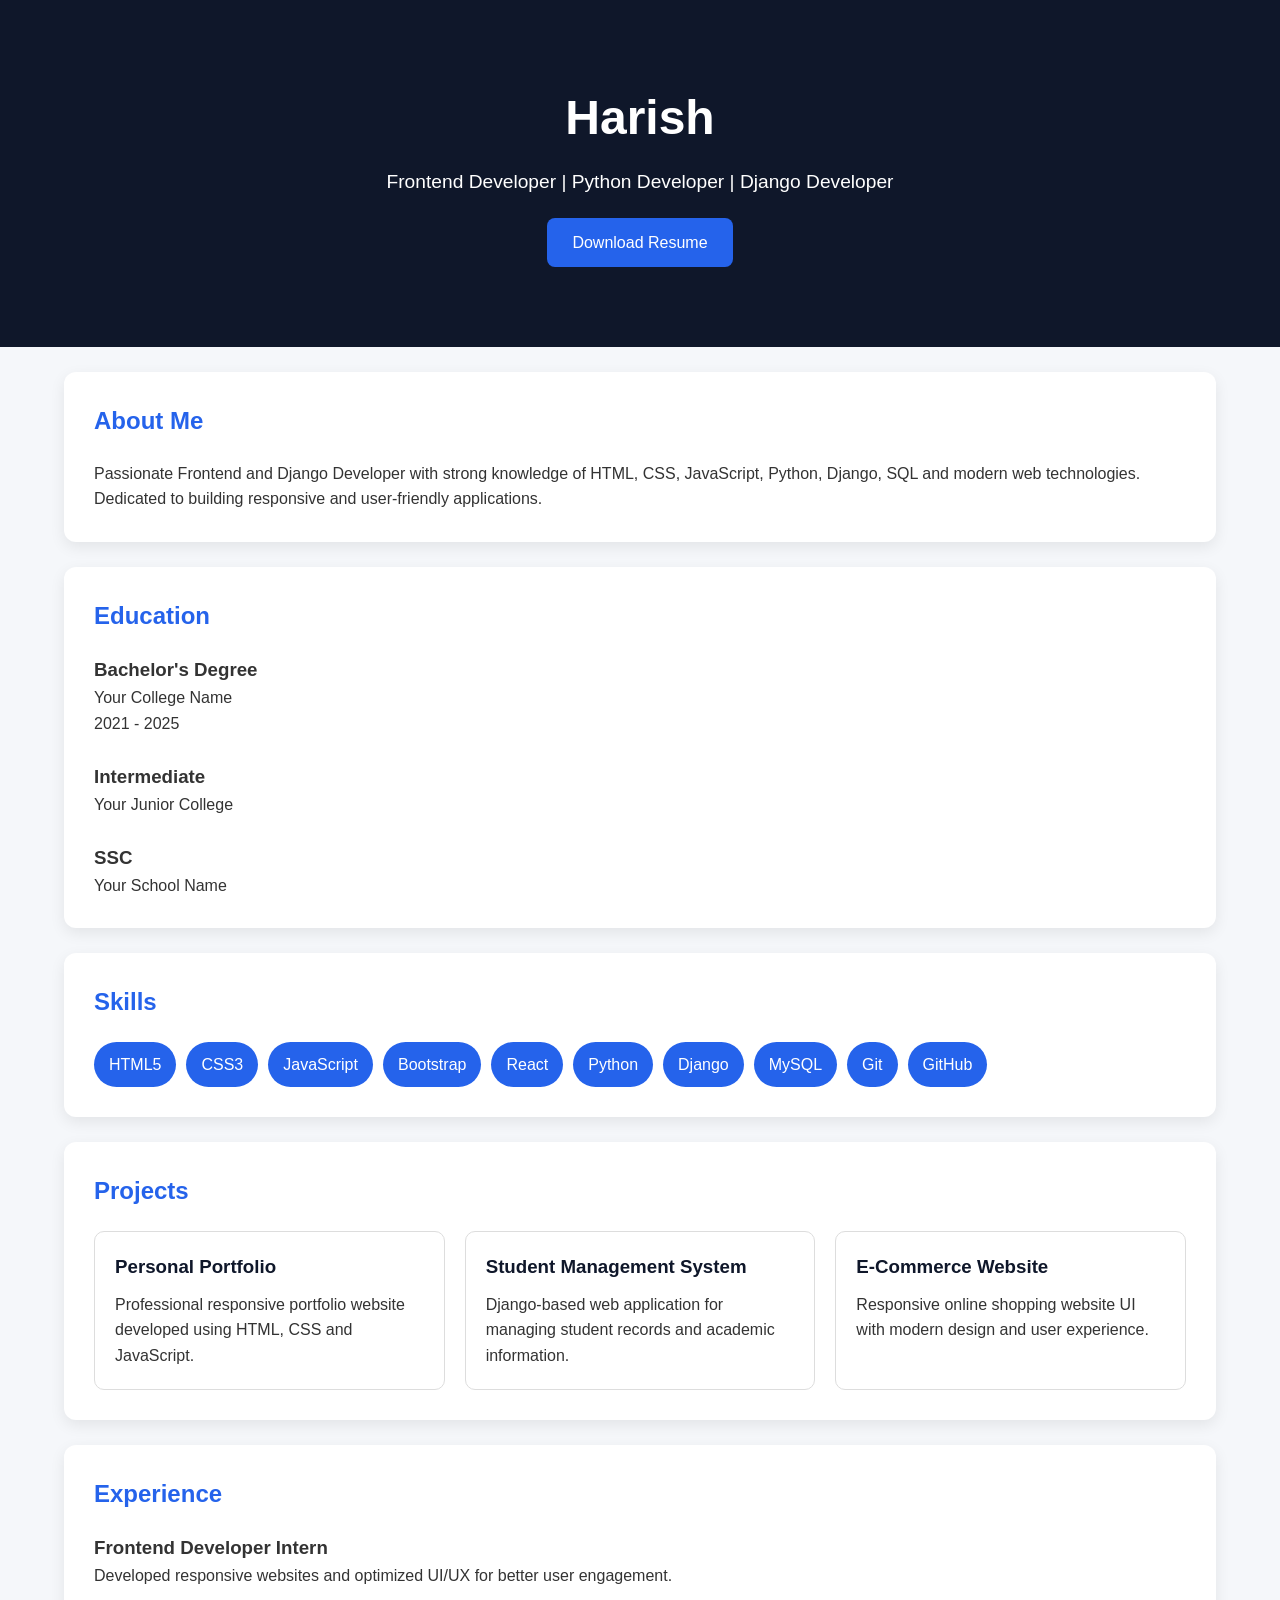
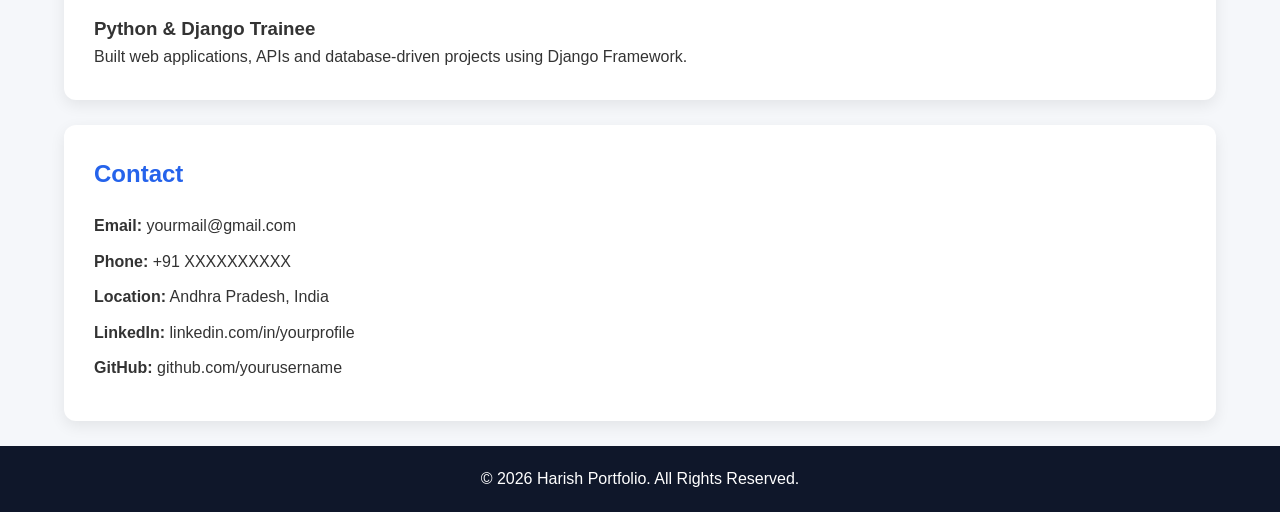
<file: index.html>
<!DOCTYPE html>
<html lang="en">
<head>
<meta charset="UTF-8">
<meta name="viewport" content="width=device-width, initial-scale=1.0">
<title>Professional Portfolio</title>

<style>
*{
    margin:0;
    padding:0;
    box-sizing:border-box;
    font-family:'Segoe UI',sans-serif;
}

body{
    background:#f5f7fa;
    color:#333;
    line-height:1.6;
}

.container{
    width:90%;
    max-width:1200px;
    margin:auto;
}

header{
    background:#0f172a;
    color:white;
    text-align:center;
    padding:80px 20px;
}

header h1{
    font-size:3rem;
}

header p{
    font-size:1.2rem;
    margin:10px 0 20px;
}

.btn{
    display:inline-block;
    padding:12px 25px;
    background:#2563eb;
    color:white;
    text-decoration:none;
    border-radius:8px;
    transition:0.3s;
}

.btn:hover{
    background:#1d4ed8;
}

section{
    background:white;
    margin:25px 0;
    padding:30px;
    border-radius:12px;
    box-shadow:0 5px 15px rgba(0,0,0,0.08);
}

h2{
    color:#2563eb;
    margin-bottom:20px;
}

.skills{
    display:flex;
    flex-wrap:wrap;
    gap:10px;
}

.skill{
    background:#2563eb;
    color:white;
    padding:10px 15px;
    border-radius:30px;
}

.projects{
    display:grid;
    grid-template-columns:repeat(auto-fit,minmax(280px,1fr));
    gap:20px;
}

.card{
    border:1px solid #ddd;
    padding:20px;
    border-radius:10px;
    transition:0.3s;
}

.card:hover{
    transform:translateY(-5px);
}

.card h3{
    color:#0f172a;
    margin-bottom:10px;
}

.contact p{
    margin:10px 0;
}

footer{
    background:#0f172a;
    color:white;
    text-align:center;
    padding:20px;
}

@media(max-width:768px){
    header h1{
        font-size:2rem;
    }
}
</style>
</head>
<body>

<header>
    <div class="container">
        <h1>Harish</h1>
        <p>Frontend Developer | Python Developer | Django Developer</p>

        <a href="resume.pdf" download class="btn">
            Download Resume
        </a>
    </div>
</header>

<div class="container">

<section>
    <h2>About Me</h2>
    <p>
        Passionate Frontend and Django Developer with strong
        knowledge of HTML, CSS, JavaScript, Python, Django,
        SQL and modern web technologies. Dedicated to building
        responsive and user-friendly applications.
    </p>
</section>

<section>
    <h2>Education</h2>

    <h3>Bachelor's Degree</h3>
    <p>Your College Name</p>
    <p>2021 - 2025</p>

    <br>

    <h3>Intermediate</h3>
    <p>Your Junior College</p>

    <br>

    <h3>SSC</h3>
    <p>Your School Name</p>
</section>

<section>
    <h2>Skills</h2>

    <div class="skills">
        <span class="skill">HTML5</span>
        <span class="skill">CSS3</span>
        <span class="skill">JavaScript</span>
        <span class="skill">Bootstrap</span>
        <span class="skill">React</span>
        <span class="skill">Python</span>
        <span class="skill">Django</span>
        <span class="skill">MySQL</span>
        <span class="skill">Git</span>
        <span class="skill">GitHub</span>
    </div>
</section>

<section>
    <h2>Projects</h2>

    <div class="projects">

        <div class="card">
            <h3>Personal Portfolio</h3>
            <p>
                Professional responsive portfolio website
                developed using HTML, CSS and JavaScript.
            </p>
        </div>

        <div class="card">
            <h3>Student Management System</h3>
            <p>
                Django-based web application for managing
                student records and academic information.
            </p>
        </div>

        <div class="card">
            <h3>E-Commerce Website</h3>
            <p>
                Responsive online shopping website UI
                with modern design and user experience.
            </p>
        </div>

    </div>
</section>

<section>
    <h2>Experience</h2>

    <h3>Frontend Developer Intern</h3>
    <p>
        Developed responsive websites and optimized UI/UX
        for better user engagement.
    </p>

    <br>

    <h3>Python & Django Trainee</h3>
    <p>
        Built web applications, APIs and database-driven
        projects using Django Framework.
    </p>
</section>

<section class="contact">
    <h2>Contact</h2>

    <p><strong>Email:</strong> yourmail@gmail.com</p>
    <p><strong>Phone:</strong> +91 XXXXXXXXXX</p>
    <p><strong>Location:</strong> Andhra Pradesh, India</p>
    <p><strong>LinkedIn:</strong> linkedin.com/in/yourprofile</p>
    <p><strong>GitHub:</strong> github.com/yourusername</p>
</section>

</div>

<footer>
    <p>© 2026 Harish Portfolio. All Rights Reserved.</p>
</footer>

</body>
</html>
</file>
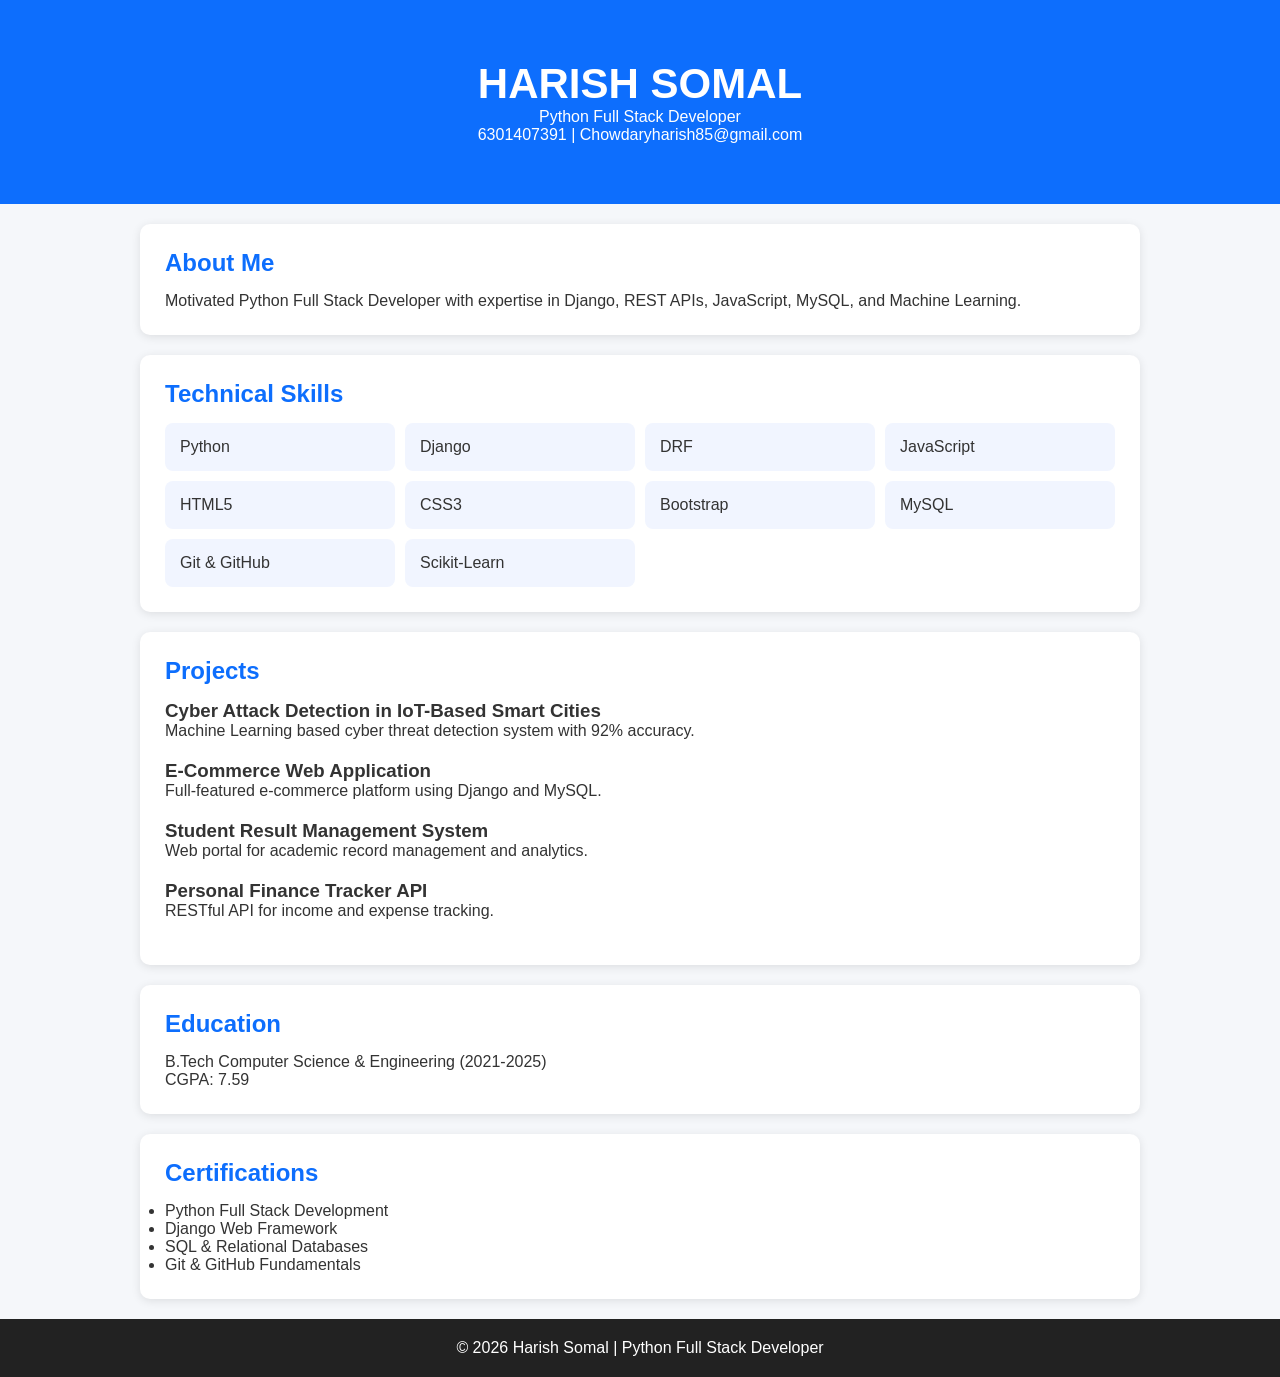
<file: index.html port.html>
<!DOCTYPE html>
<html lang="en">
<head>
<meta charset="UTF-8">
<meta name="viewport" content="width=device-width, initial-scale=1.0">
<title>Harish Somal Portfolio</title>
<style>
*{
margin:0;
padding:0;
box-sizing:border-box;
font-family:Arial,sans-serif;
}

body{
background:#f5f7fa;
color:#333;
}

header{
background:#0d6efd;
color:white;
text-align:center;
padding:60px 20px;
}

header h1{
font-size:42px;
}

section{
max-width:1000px;
margin:20px auto;
background:white;
padding:25px;
border-radius:10px;
box-shadow:0 2px 10px rgba(0,0,0,0.1);
}

h2{
color:#0d6efd;
margin-bottom:15px;
}

.skills{
display:grid;
grid-template-columns:repeat(auto-fit,minmax(200px,1fr));
gap:10px;
}

.card{
background:#f1f5ff;
padding:15px;
border-radius:8px;
}

.project{
margin-bottom:20px;
}

footer{
background:#222;
color:white;
text-align:center;
padding:20px;
margin-top:20px;
}
</style>
</head>
<body>

<header>
<h1>HARISH SOMAL</h1>
<p>Python Full Stack Developer</p>
<p>6301407391 | Chowdaryharish85@gmail.com</p>
</header>

<section>
<h2>About Me</h2>
<p>
Motivated Python Full Stack Developer with expertise in Django,
REST APIs, JavaScript, MySQL, and Machine Learning.
</p>
</section>

<section>
<h2>Technical Skills</h2>
<div class="skills">
<div class="card">Python</div>
<div class="card">Django</div>
<div class="card">DRF</div>
<div class="card">JavaScript</div>
<div class="card">HTML5</div>
<div class="card">CSS3</div>
<div class="card">Bootstrap</div>
<div class="card">MySQL</div>
<div class="card">Git & GitHub</div>
<div class="card">Scikit-Learn</div>
</div>
</section>

<section>
<h2>Projects</h2>

<div class="project">
<h3>Cyber Attack Detection in IoT-Based Smart Cities</h3>
<p>Machine Learning based cyber threat detection system with 92% accuracy.</p>
</div>

<div class="project">
<h3>E-Commerce Web Application</h3>
<p>Full-featured e-commerce platform using Django and MySQL.</p>
</div>

<div class="project">
<h3>Student Result Management System</h3>
<p>Web portal for academic record management and analytics.</p>
</div>

<div class="project">
<h3>Personal Finance Tracker API</h3>
<p>RESTful API for income and expense tracking.</p>
</div>

</section>

<section>
<h2>Education</h2>
<p>B.Tech Computer Science & Engineering (2021-2025)</p>
<p>CGPA: 7.59</p>
</section>

<section>
<h2>Certifications</h2>
<ul>
<li>Python Full Stack Development</li>
<li>Django Web Framework</li>
<li>SQL & Relational Databases</li>
<li>Git & GitHub Fundamentals</li>
</ul>
</section>

<footer>
<p>© 2026 Harish Somal | Python Full Stack Developer</p>
</footer>

</body>
</html>
</file>
